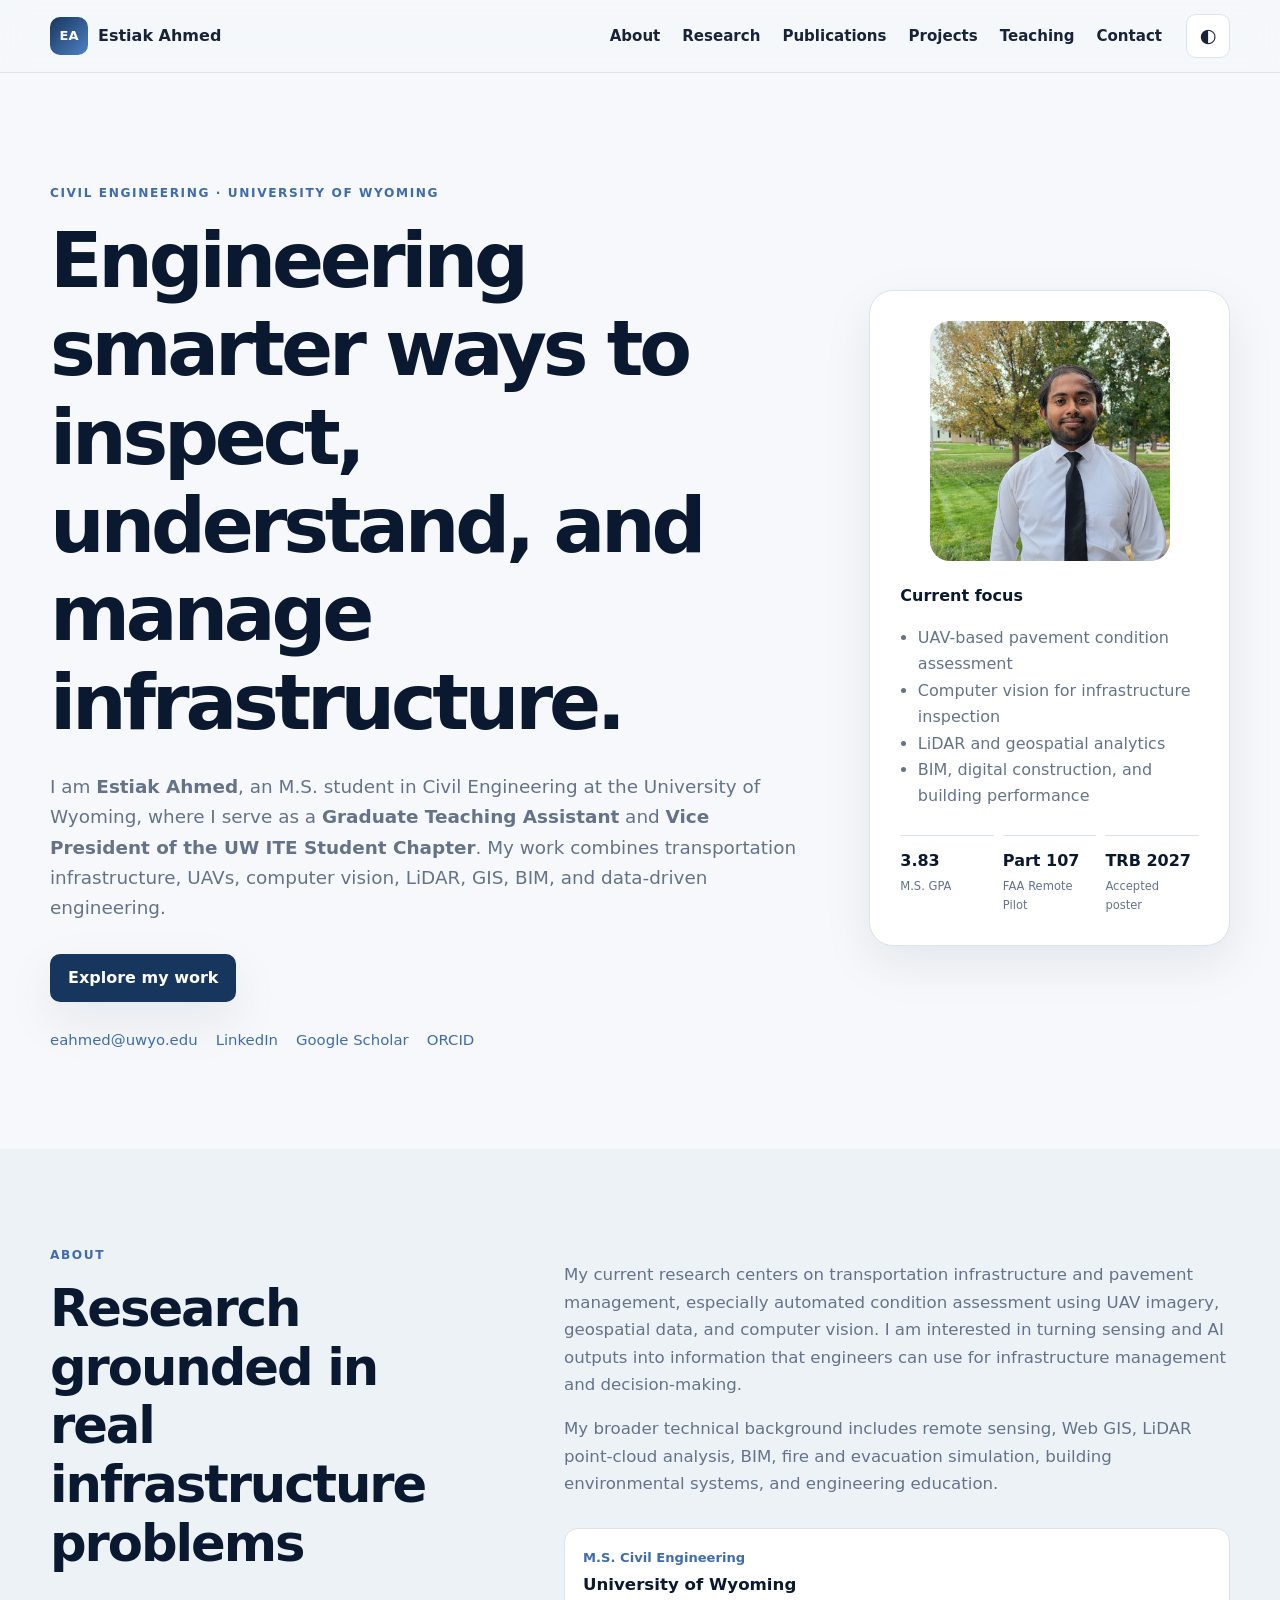
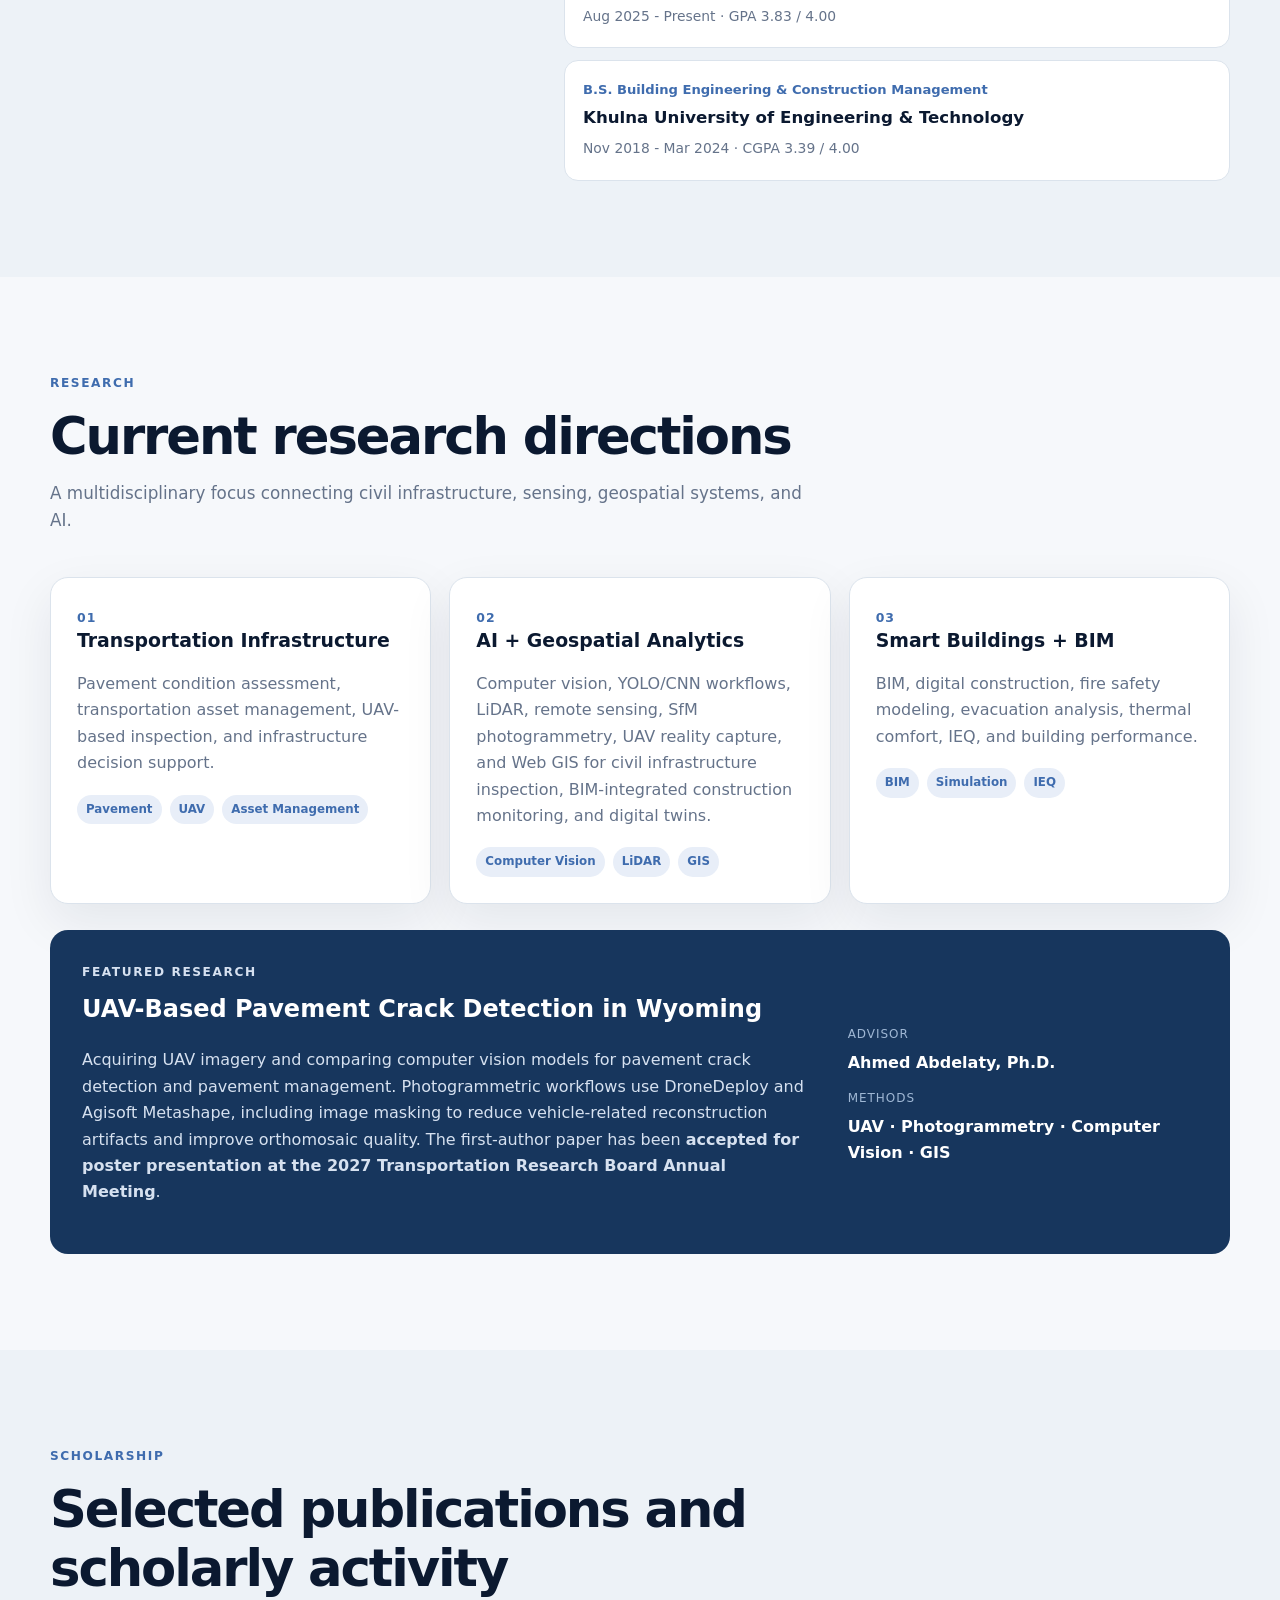
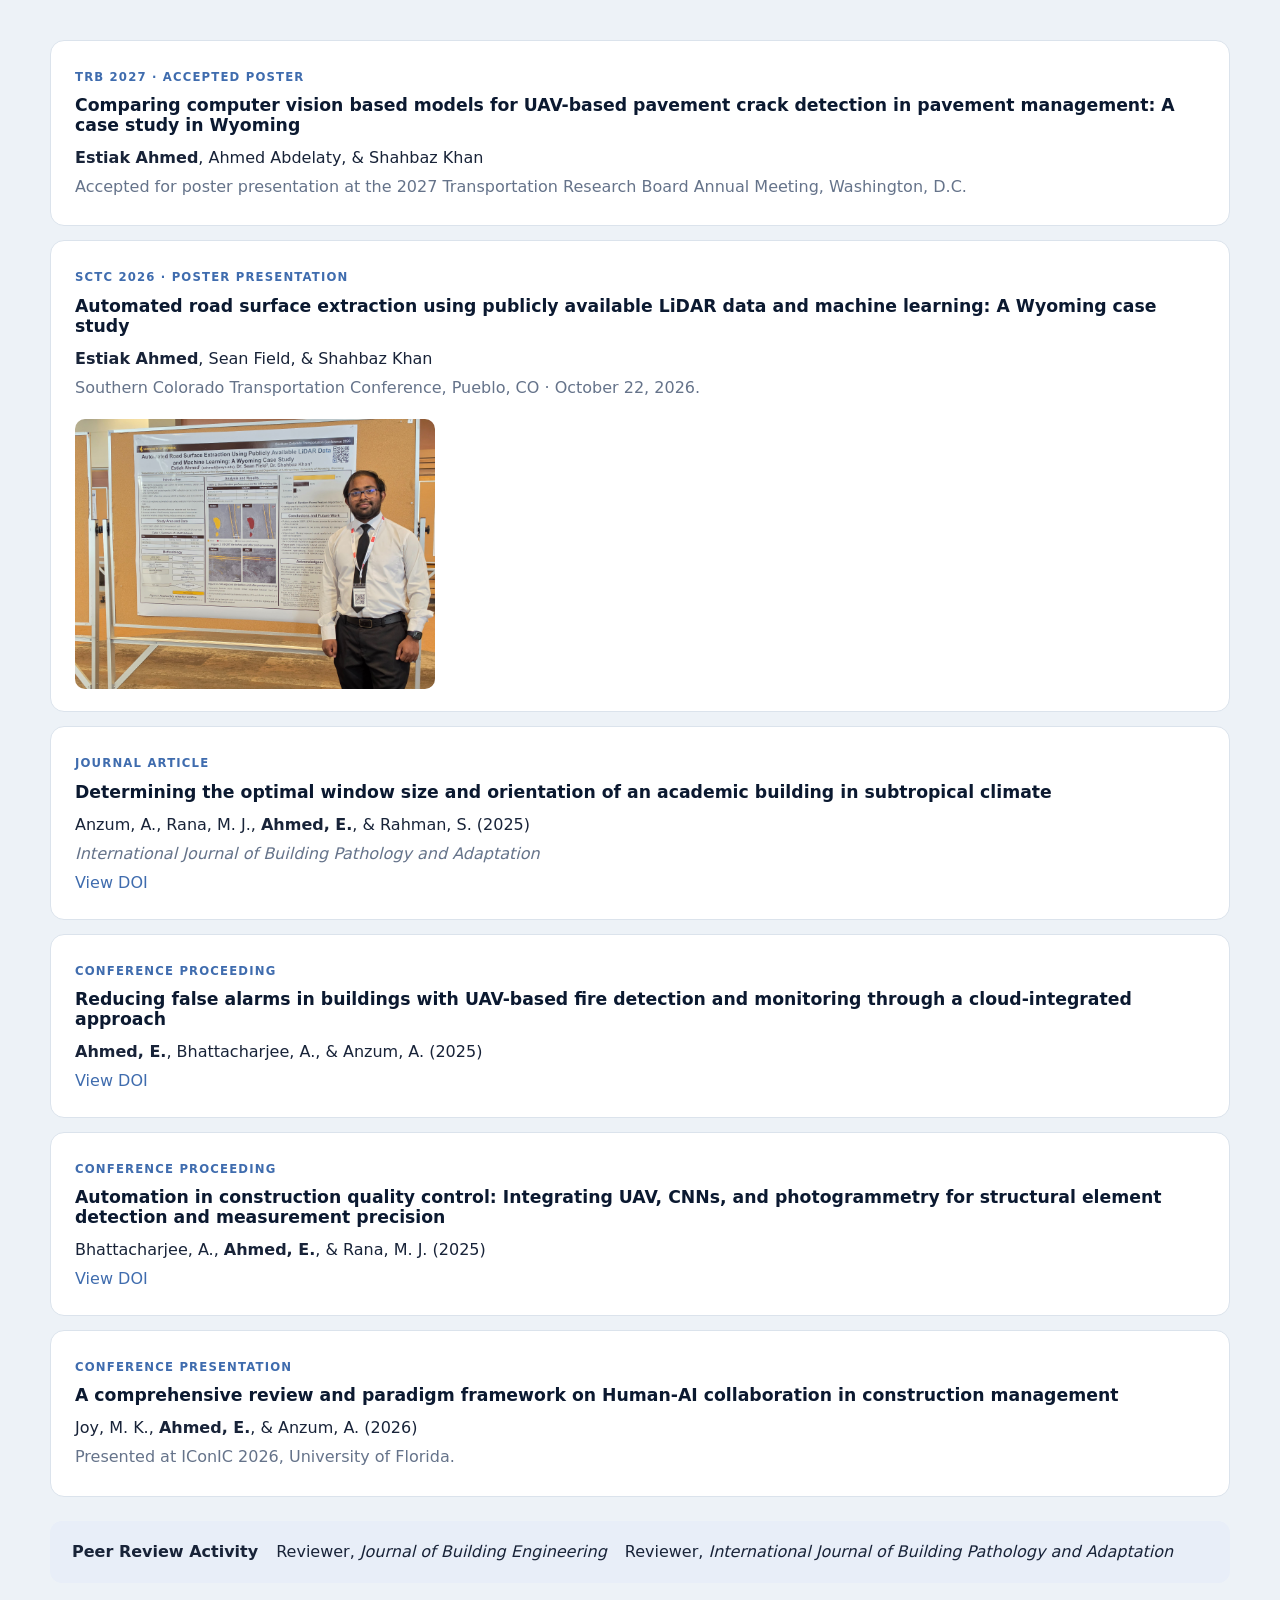
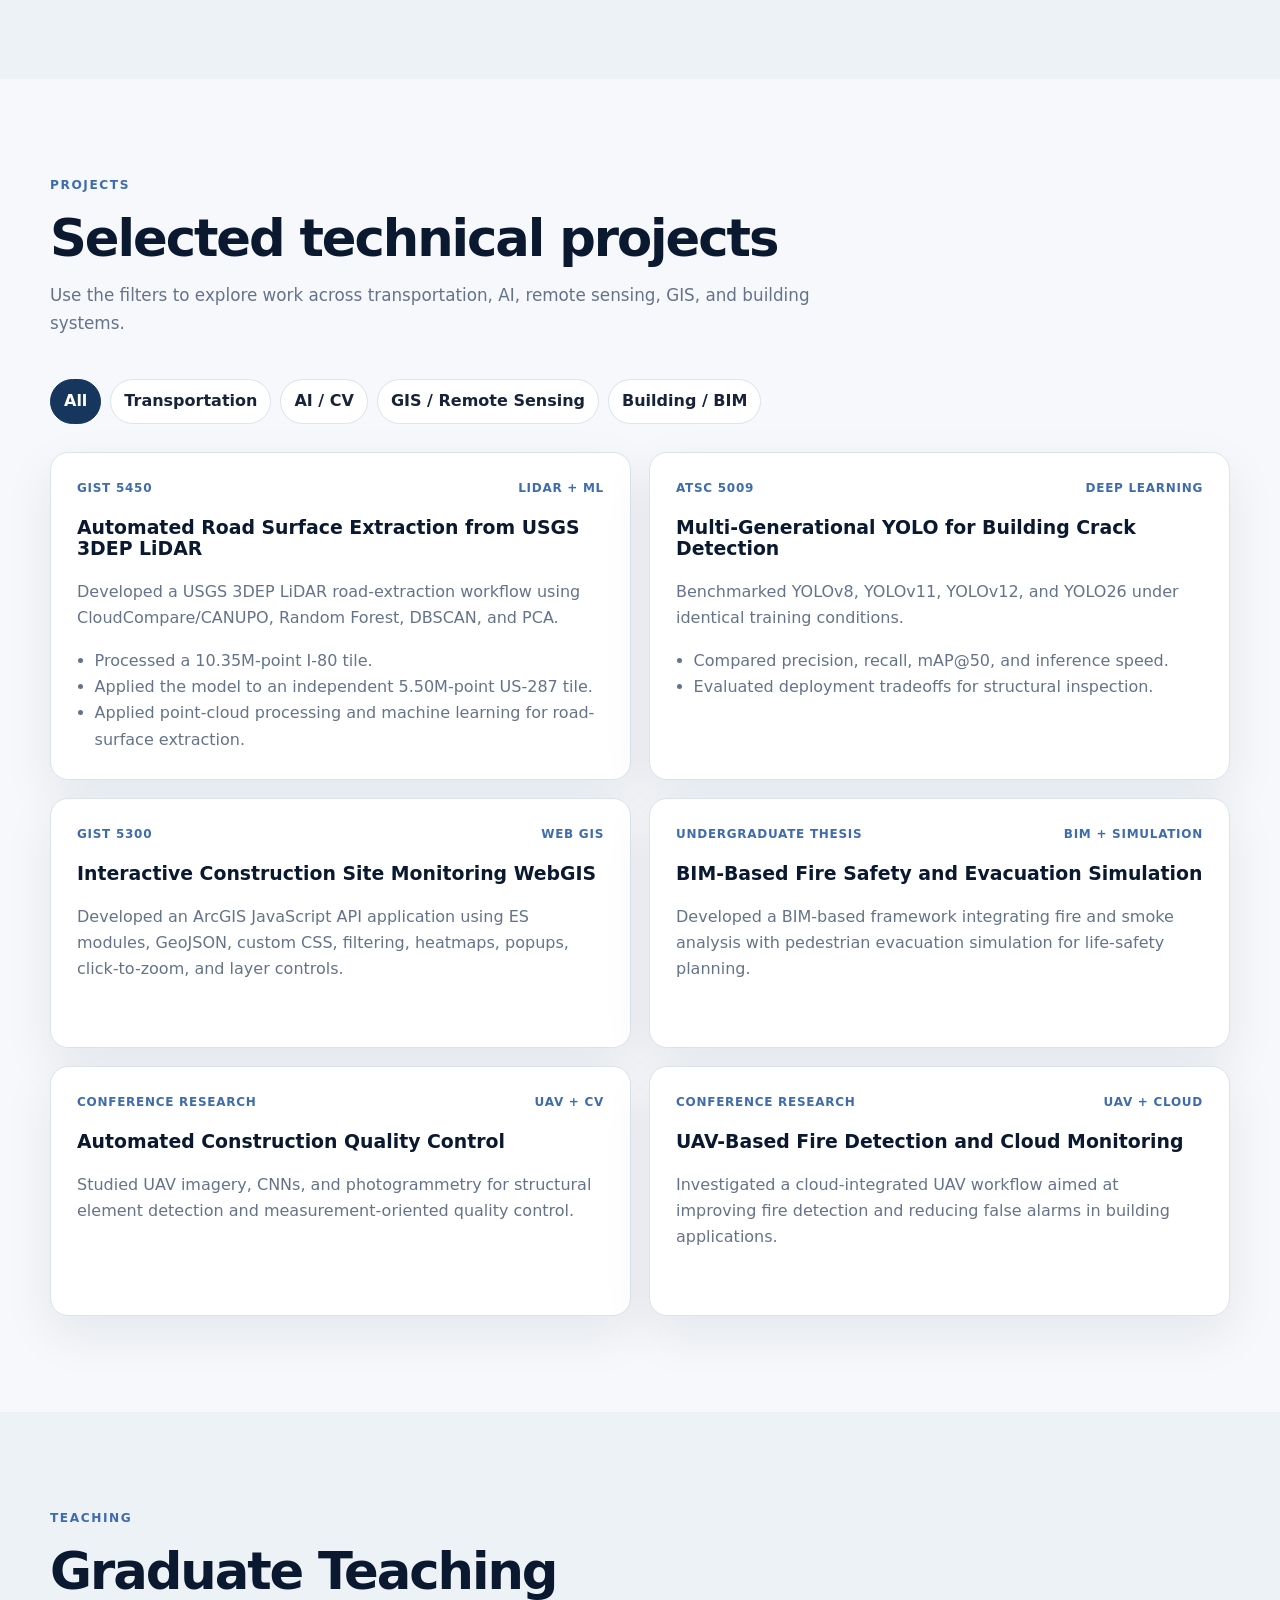
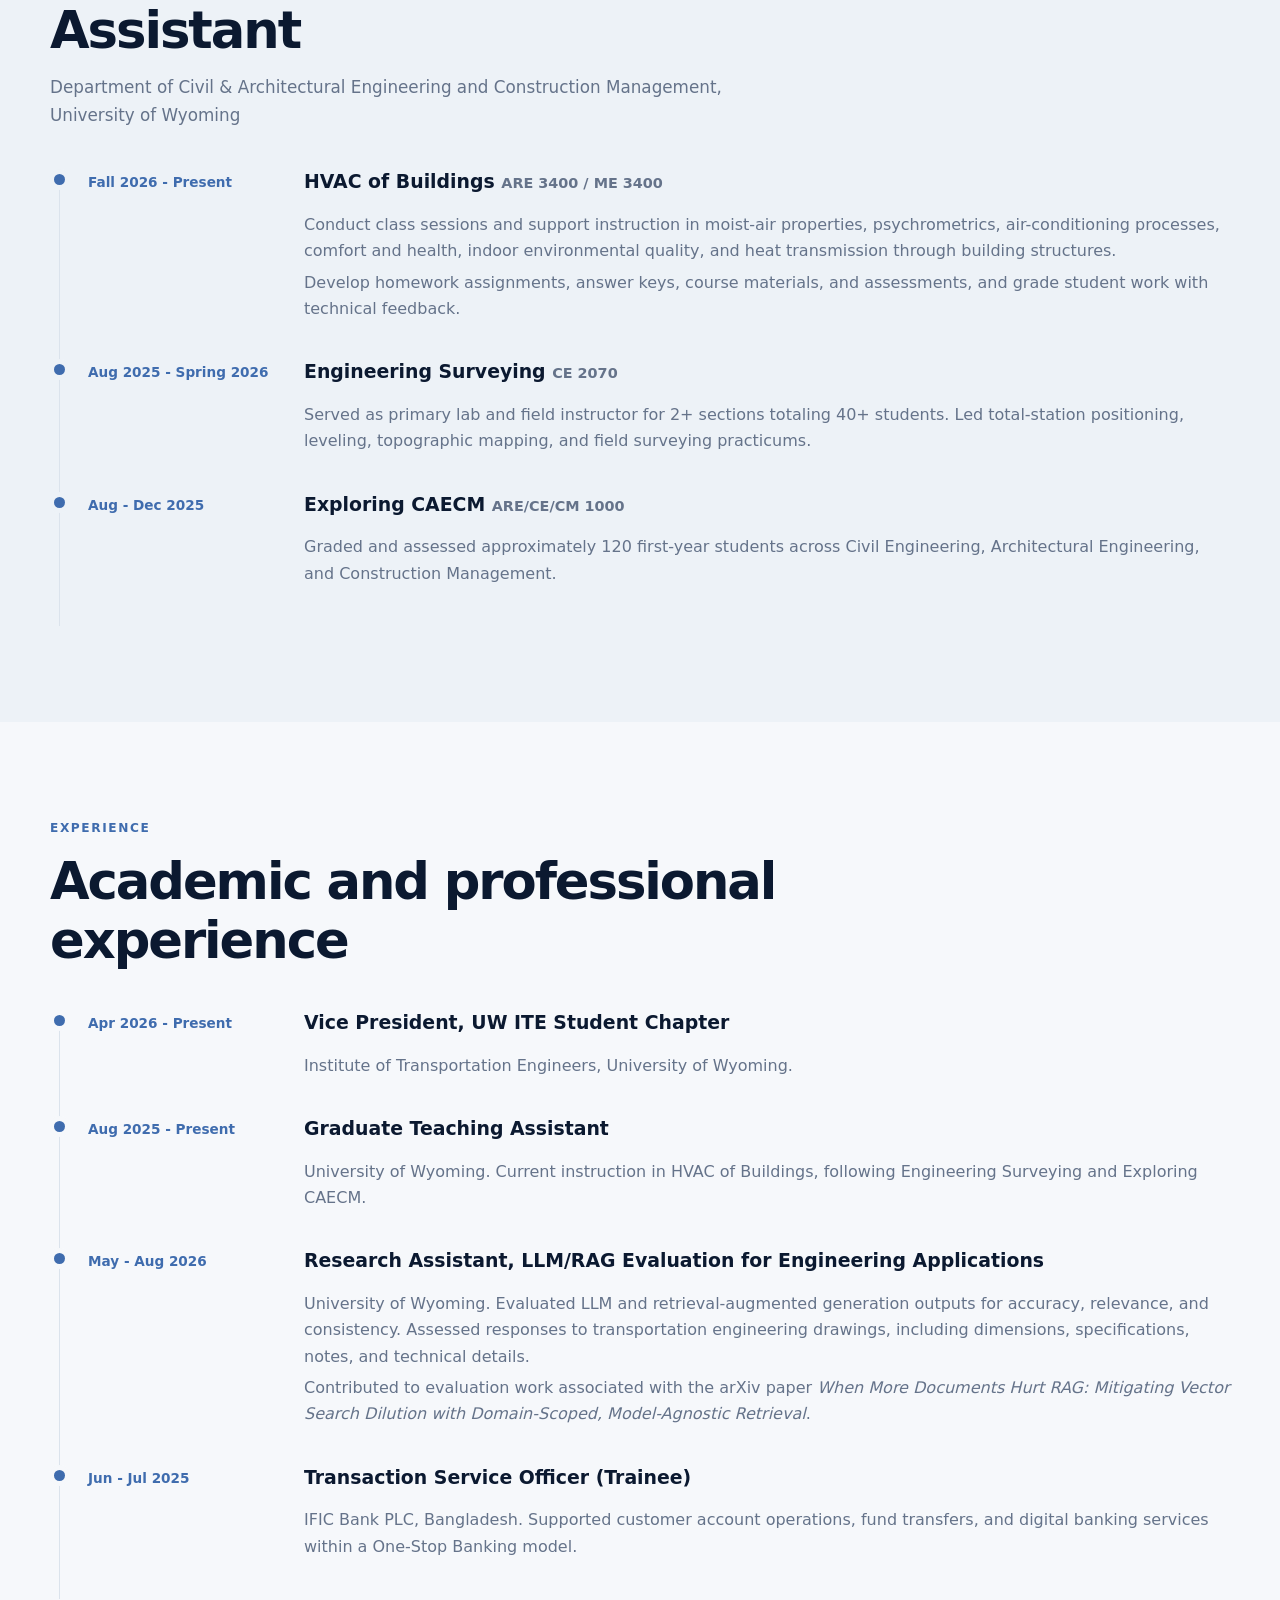
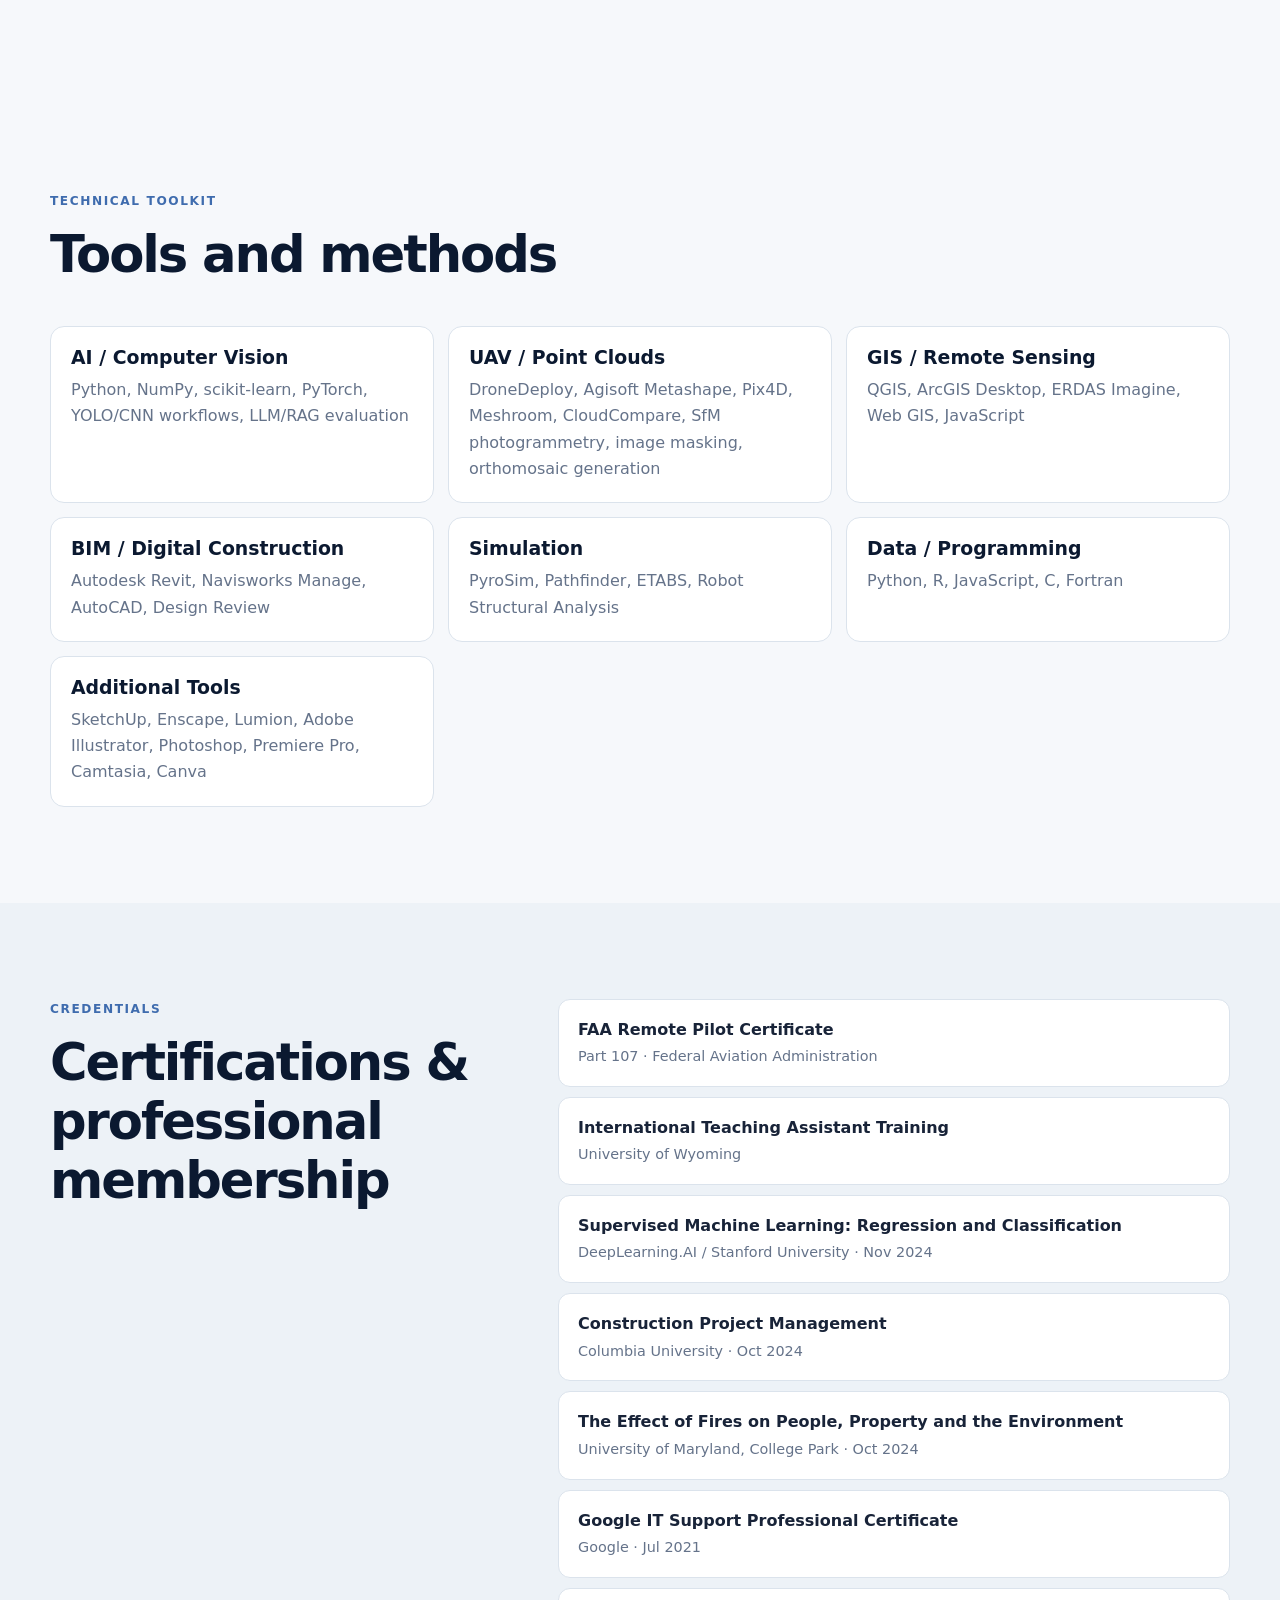
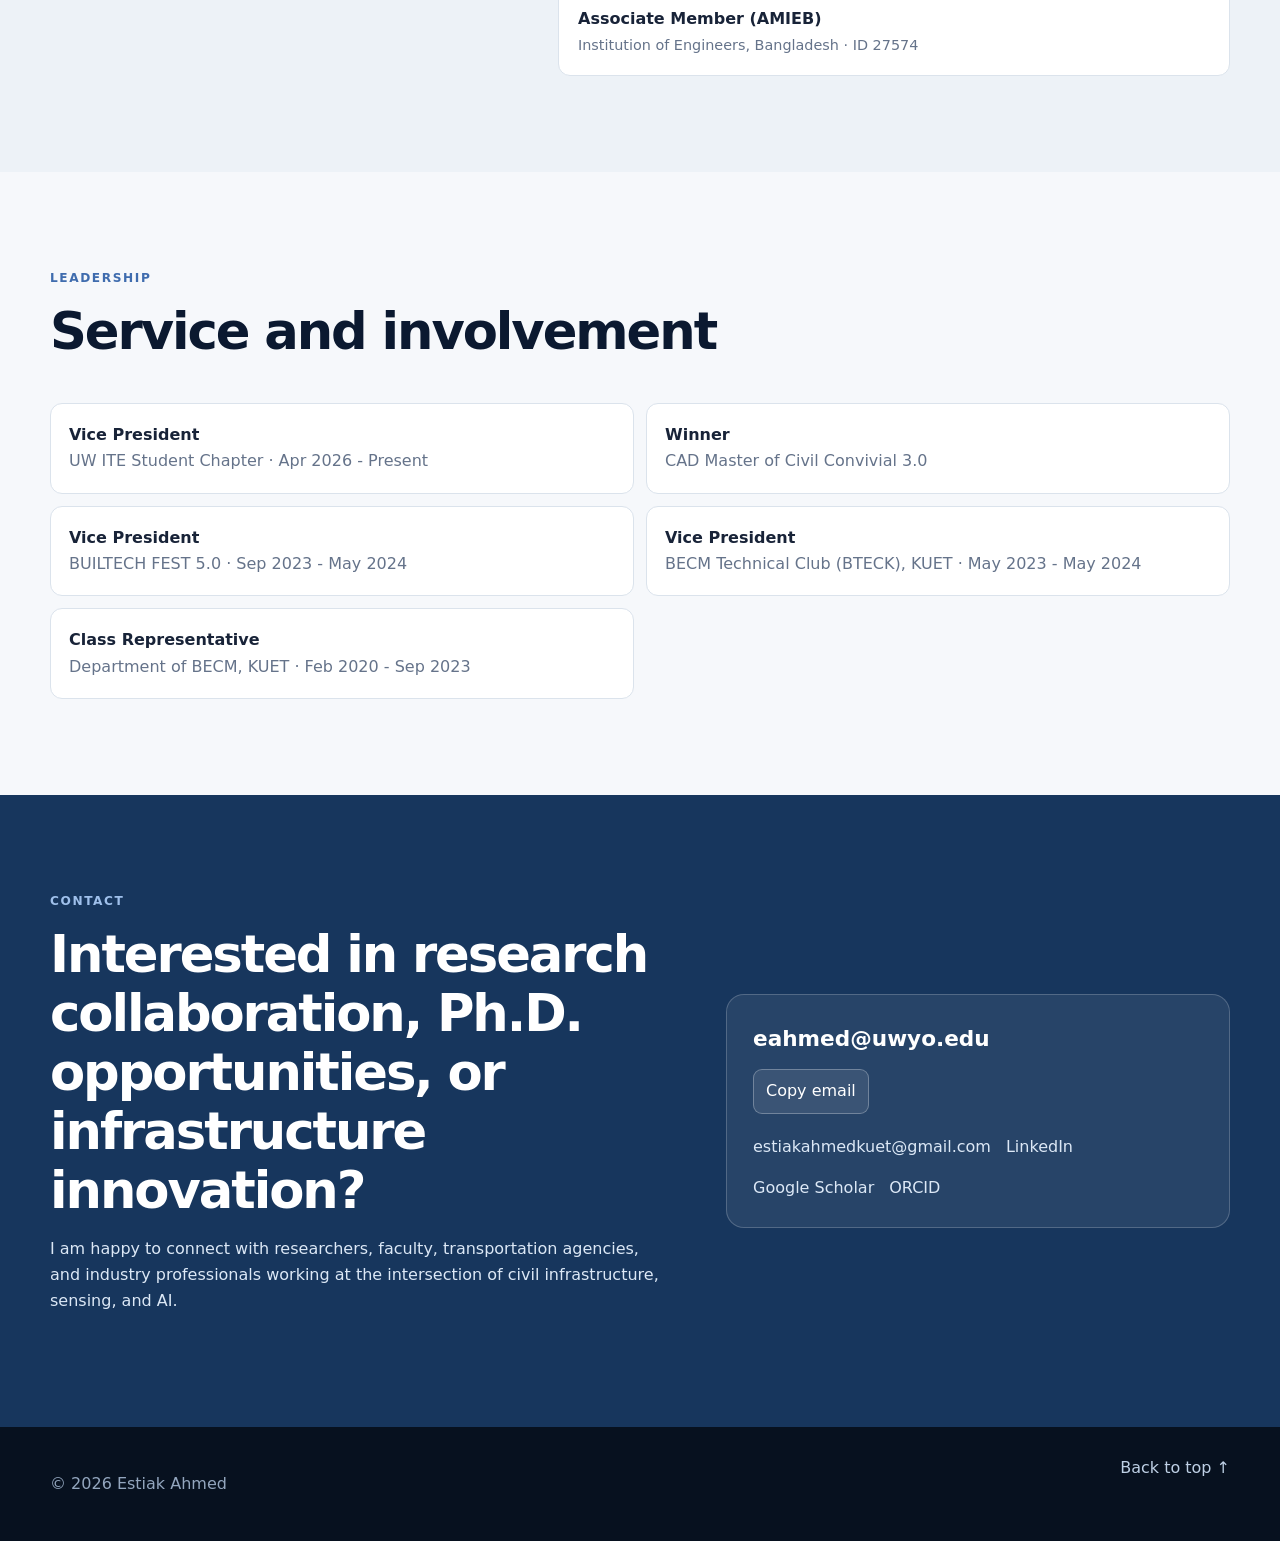
<file: index.html>
<!DOCTYPE html>
<html lang="en">
<head>
  <meta charset="UTF-8" />
  <meta name="viewport" content="width=device-width, initial-scale=1.0" />
  <meta name="description" content="Estiak Ahmed | Civil Engineering researcher working in transportation infrastructure, UAV inspection, computer vision, GIS, LiDAR, BIM, and building performance." />
  <meta name="keywords" content="Estiak Ahmed, Civil Engineering, University of Wyoming, UAV, Pavement, Computer Vision, LiDAR, GIS, BIM, Transportation, Research" />
  <meta name="author" content="Estiak Ahmed" />
  <meta property="og:title" content="Estiak Ahmed | Civil Engineering Researcher" />
  <meta property="og:description" content="Civil Engineering researcher at the University of Wyoming working on intelligent infrastructure inspection, UAVs, computer vision, GIS, LiDAR, and BIM." />
  <meta property="og:type" content="website" />
  <meta name="theme-color" content="#0b1930" />
  <title>Estiak Ahmed | Civil Engineering Researcher</title>
  <link rel="stylesheet" href="styles.css?v=20261030-3" />
</head>
<body>
<a class="skip-link" href="#main">Skip to content</a>
<header class="site-header" id="top"><div class="container nav-wrap">
  <a class="brand" href="#top"><span class="brand-mark">EA</span><span class="brand-text">Estiak Ahmed</span></a>
  <button class="nav-toggle" aria-label="Open navigation" aria-expanded="false"><span></span><span></span><span></span></button>
  <nav class="nav" aria-label="Primary navigation"><a href="#about">About</a><a href="#research">Research</a><a href="#publications">Publications</a><a href="#projects">Projects</a><a href="#teaching">Teaching</a><a href="#contact">Contact</a></nav>
  <button class="theme-toggle" aria-label="Toggle dark mode" title="Toggle dark mode">◐</button>
</div></header>
<main id="main">
<section class="hero section"><div class="container hero-grid">
<div class="hero-copy reveal"><p class="eyebrow">Civil Engineering · University of Wyoming</p><h1>Engineering smarter ways to inspect, understand, and manage infrastructure.</h1><p class="hero-lead">I am <strong>Estiak Ahmed</strong>, an M.S. student in Civil Engineering at the University of Wyoming, where I serve as a <strong>Graduate Teaching Assistant</strong> and <strong>Vice President of the UW ITE Student Chapter</strong>. My work combines transportation infrastructure, UAVs, computer vision, LiDAR, GIS, BIM, and data-driven engineering.</p><div class="hero-actions"><a class="button primary" href="#research">Explore my work</a></div><div class="hero-links"><a href="mailto:eahmed@uwyo.edu">eahmed@uwyo.edu</a><a href="https://www.linkedin.com/in/estiakahmed" target="_blank" rel="noopener">LinkedIn</a><a href="https://scholar.google.com/citations?hl=en&user=fXemIz8AAAAJ" target="_blank" rel="noopener">Google Scholar</a><a href="https://orcid.org/0009-0007-9692-7503" target="_blank" rel="noopener">ORCID</a></div></div>
<aside class="hero-card reveal"><img class="profile-portrait" src="assets/20261022_131311.jpg" alt="Estiak Ahmed, Civil Engineering graduate student at the University of Wyoming" width="240" height="240" /><p class="hero-card-title">Current focus</p><ul class="clean-list"><li>UAV-based pavement condition assessment</li><li>Computer vision for infrastructure inspection</li><li>LiDAR and geospatial analytics</li><li>BIM, digital construction, and building performance</li></ul><div class="quick-stats"><div><strong>3.83</strong><span>M.S. GPA</span></div><div><strong>Part 107</strong><span>FAA Remote Pilot</span></div><div><strong>TRB 2027</strong><span>Accepted poster</span></div></div></aside>
</div></section>
<section class="section subtle" id="about"><div class="container split"><div class="section-heading reveal"><p class="eyebrow">About</p><h2>Research grounded in real infrastructure problems</h2></div><div class="prose reveal"><p>My current research centers on transportation infrastructure and pavement management, especially automated condition assessment using UAV imagery, geospatial data, and computer vision. I am interested in turning sensing and AI outputs into information that engineers can use for infrastructure management and decision-making.</p><p>My broader technical background includes remote sensing, Web GIS, LiDAR point-cloud analysis, BIM, fire and evacuation simulation, building environmental systems, and engineering education.</p><div class="education-card"><div><span class="label">M.S. Civil Engineering</span><strong>University of Wyoming</strong><small>Aug 2025 - Present · GPA 3.83 / 4.00</small></div><div><span class="label">B.S. Building Engineering & Construction Management</span><strong>Khulna University of Engineering & Technology</strong><small>Nov 2018 - Mar 2024 · CGPA 3.39 / 4.00</small></div></div></div></div></section>
<section class="section" id="research"><div class="container"><div class="section-heading reveal"><p class="eyebrow">Research</p><h2>Current research directions</h2><p class="section-intro">A multidisciplinary focus connecting civil infrastructure, sensing, geospatial systems, and AI.</p></div><div class="card-grid three"><article class="info-card reveal"><span class="card-number">01</span><h3>Transportation Infrastructure</h3><p>Pavement condition assessment, transportation asset management, UAV-based inspection, and infrastructure decision support.</p><div class="tags"><span>Pavement</span><span>UAV</span><span>Asset Management</span></div></article><article class="info-card reveal"><span class="card-number">02</span><h3>AI + Geospatial Analytics</h3><p>Computer vision, YOLO/CNN workflows, LiDAR, remote sensing, SfM photogrammetry, UAV reality capture, and Web GIS for civil infrastructure inspection, BIM-integrated construction monitoring, and digital twins.</p><div class="tags"><span>Computer Vision</span><span>LiDAR</span><span>GIS</span></div></article><article class="info-card reveal"><span class="card-number">03</span><h3>Smart Buildings + BIM</h3><p>BIM, digital construction, fire safety modeling, evacuation analysis, thermal comfort, IEQ, and building performance.</p><div class="tags"><span>BIM</span><span>Simulation</span><span>IEQ</span></div></article></div><div class="featured-research reveal"><div><p class="eyebrow">Featured research</p><h3>UAV-Based Pavement Crack Detection in Wyoming</h3><p>Acquiring UAV imagery and comparing computer vision models for pavement crack detection and pavement management. Photogrammetric workflows use DroneDeploy and Agisoft Metashape, including image masking to reduce vehicle-related reconstruction artifacts and improve orthomosaic quality. The first-author paper has been <strong>accepted for poster presentation at the 2027 Transportation Research Board Annual Meeting</strong>.</p></div><div class="feature-meta"><span>Advisor</span><strong>Ahmed Abdelaty, Ph.D.</strong><span>Methods</span><strong>UAV · Photogrammetry · Computer Vision · GIS</strong></div></div></div></section>
<section class="section subtle" id="publications"><div class="container"><div class="section-heading reveal"><p class="eyebrow">Scholarship</p><h2>Selected publications and scholarly activity</h2></div><div class="publication-list">
<article class="publication reveal"><span class="pub-type">TRB 2027 · Accepted Poster</span><h3>Comparing computer vision based models for UAV-based pavement crack detection in pavement management: A case study in Wyoming</h3><p><strong>Estiak Ahmed</strong>, Ahmed Abdelaty, &amp; Shahbaz Khan</p><p class="muted">Accepted for poster presentation at the 2027 Transportation Research Board Annual Meeting, Washington, D.C.</p></article>
<article class="publication reveal"><span class="pub-type">SCTC 2026 · Poster Presentation</span><h3>Automated road surface extraction using publicly available LiDAR data and machine learning: A Wyoming case study</h3><p><strong>Estiak Ahmed</strong>, Sean Field, &amp; Shahbaz Khan</p><p class="muted">Southern Colorado Transportation Conference, Pueblo, CO · October 22, 2026.</p><img class="conference-photo" src="assets/20261022_125846.jpg" alt="Estiak Ahmed presenting his road surface extraction research poster at the Southern Colorado Transportation Conference 2026" width="2048" height="1536" loading="lazy" /></article>
<article class="publication reveal"><span class="pub-type">Journal Article</span><h3>Determining the optimal window size and orientation of an academic building in subtropical climate</h3><p>Anzum, A., Rana, M. J., <strong>Ahmed, E.</strong>, & Rahman, S. (2025)</p><p class="muted"><em>International Journal of Building Pathology and Adaptation</em></p><a href="https://doi.org/10.1108/IJBPA-11-2024-0232" target="_blank" rel="noopener">View DOI</a></article>
<article class="publication reveal"><span class="pub-type">Conference Proceeding</span><h3>Reducing false alarms in buildings with UAV-based fire detection and monitoring through a cloud-integrated approach</h3><p><strong>Ahmed, E.</strong>, Bhattacharjee, A., & Anzum, A. (2025)</p><a href="https://doi.org/10.2991/978-94-6463-884-4_15" target="_blank" rel="noopener">View DOI</a></article>
<article class="publication reveal"><span class="pub-type">Conference Proceeding</span><h3>Automation in construction quality control: Integrating UAV, CNNs, and photogrammetry for structural element detection and measurement precision</h3><p>Bhattacharjee, A., <strong>Ahmed, E.</strong>, & Rana, M. J. (2025)</p><a href="https://doi.org/10.2991/978-94-6463-884-4_22" target="_blank" rel="noopener">View DOI</a></article>
<article class="publication reveal"><span class="pub-type">Conference Presentation</span><h3>A comprehensive review and paradigm framework on Human-AI collaboration in construction management</h3><p>Joy, M. K., <strong>Ahmed, E.</strong>, & Anzum, A. (2026)</p><p class="muted">Presented at IConIC 2026, University of Florida.</p></article></div><div class="review-note reveal"><strong>Peer Review Activity</strong><span>Reviewer, <em>Journal of Building Engineering</em></span><span>Reviewer, <em>International Journal of Building Pathology and Adaptation</em></span></div></div></section>
<section class="section" id="projects"><div class="container"><div class="section-heading reveal"><p class="eyebrow">Projects</p><h2>Selected technical projects</h2><p class="section-intro">Use the filters to explore work across transportation, AI, remote sensing, GIS, and building systems.</p></div><div class="filter-row reveal"><button class="filter active" data-filter="all">All</button><button class="filter" data-filter="transportation">Transportation</button><button class="filter" data-filter="ai">AI / CV</button><button class="filter" data-filter="gis">GIS / Remote Sensing</button><button class="filter" data-filter="building">Building / BIM</button></div><div class="project-grid">
<article class="project-card reveal" data-category="transportation gis ai"><div class="project-topline"><span>GIST 5450</span><span>LiDAR + ML</span></div><h3>Automated Road Surface Extraction from USGS 3DEP LiDAR</h3><p>Developed a USGS 3DEP LiDAR road-extraction workflow using CloudCompare/CANUPO, Random Forest, DBSCAN, and PCA.</p><ul><li>Processed a 10.35M-point I-80 tile.</li><li>Applied the model to an independent 5.50M-point US-287 tile.</li><li>Applied point-cloud processing and machine learning for road-surface extraction.</li></ul></article>
<article class="project-card reveal" data-category="ai building"><div class="project-topline"><span>ATSC 5009</span><span>Deep Learning</span></div><h3>Multi-Generational YOLO for Building Crack Detection</h3><p>Benchmarked YOLOv8, YOLOv11, YOLOv12, and YOLO26 under identical training conditions.</p><ul><li>Compared precision, recall, mAP@50, and inference speed.</li><li>Evaluated deployment tradeoffs for structural inspection.</li></ul></article>
<article class="project-card reveal" data-category="gis"><div class="project-topline"><span>GIST 5300</span><span>Web GIS</span></div><h3>Interactive Construction Site Monitoring WebGIS</h3><p>Developed an ArcGIS JavaScript API application using ES modules, GeoJSON, custom CSS, filtering, heatmaps, popups, click-to-zoom, and layer controls.</p></article>
<article class="project-card reveal" data-category="building"><div class="project-topline"><span>Undergraduate Thesis</span><span>BIM + Simulation</span></div><h3>BIM-Based Fire Safety and Evacuation Simulation</h3><p>Developed a BIM-based framework integrating fire and smoke analysis with pedestrian evacuation simulation for life-safety planning.</p></article>
<article class="project-card reveal" data-category="ai building"><div class="project-topline"><span>Conference Research</span><span>UAV + CV</span></div><h3>Automated Construction Quality Control</h3><p>Studied UAV imagery, CNNs, and photogrammetry for structural element detection and measurement-oriented quality control.</p></article>
<article class="project-card reveal" data-category="ai building"><div class="project-topline"><span>Conference Research</span><span>UAV + Cloud</span></div><h3>UAV-Based Fire Detection and Cloud Monitoring</h3><p>Investigated a cloud-integrated UAV workflow aimed at improving fire detection and reducing false alarms in building applications.</p></article>
</div></div></section>
<section class="section subtle" id="teaching"><div class="container"><div class="section-heading reveal"><p class="eyebrow">Teaching</p><h2>Graduate Teaching Assistant</h2><p class="section-intro">Department of Civil & Architectural Engineering and Construction Management, University of Wyoming</p></div><div class="timeline"><article class="timeline-item reveal"><div class="timeline-date">Fall 2026 - Present</div><div><h3>HVAC of Buildings <span>ARE 3400 / ME 3400</span></h3><p>Conduct class sessions and support instruction in moist-air properties, psychrometrics, air-conditioning processes, comfort and health, indoor environmental quality, and heat transmission through building structures.</p><p>Develop homework assignments, answer keys, course materials, and assessments, and grade student work with technical feedback.</p></div></article><article class="timeline-item reveal"><div class="timeline-date">Aug 2025 - Spring 2026</div><div><h3>Engineering Surveying <span>CE 2070</span></h3><p>Served as primary lab and field instructor for 2+ sections totaling 40+ students. Led total-station positioning, leveling, topographic mapping, and field surveying practicums.</p></div></article><article class="timeline-item reveal"><div class="timeline-date">Aug - Dec 2025</div><div><h3>Exploring CAECM <span>ARE/CE/CM 1000</span></h3><p>Graded and assessed approximately 120 first-year students across Civil Engineering, Architectural Engineering, and Construction Management.</p></div></article></div></div></section>
<section class="section" id="experience"><div class="container"><div class="section-heading reveal"><p class="eyebrow">Experience</p><h2>Academic and professional experience</h2></div><div class="timeline"><article class="timeline-item reveal"><div class="timeline-date">Apr 2026 - Present</div><div><h3>Vice President, UW ITE Student Chapter</h3><p>Institute of Transportation Engineers, University of Wyoming.</p></div></article><article class="timeline-item reveal"><div class="timeline-date">Aug 2025 - Present</div><div><h3>Graduate Teaching Assistant</h3><p>University of Wyoming. Current instruction in HVAC of Buildings, following Engineering Surveying and Exploring CAECM.</p></div></article><article class="timeline-item reveal"><div class="timeline-date">May - Aug 2026</div><div><h3>Research Assistant, LLM/RAG Evaluation for Engineering Applications</h3><p>University of Wyoming. Evaluated LLM and retrieval-augmented generation outputs for accuracy, relevance, and consistency. Assessed responses to transportation engineering drawings, including dimensions, specifications, notes, and technical details.</p><p>Contributed to evaluation work associated with the arXiv paper <em>When More Documents Hurt RAG: Mitigating Vector Search Dilution with Domain-Scoped, Model-Agnostic Retrieval</em>.</p></div></article><article class="timeline-item reveal"><div class="timeline-date">Jun - Jul 2025</div><div><h3>Transaction Service Officer (Trainee)</h3><p>IFIC Bank PLC, Bangladesh. Supported customer account operations, fund transfers, and digital banking services within a One-Stop Banking model.</p></div></article></div></div></section>
<section class="section" id="skills"><div class="container"><div class="section-heading reveal"><p class="eyebrow">Technical Toolkit</p><h2>Tools and methods</h2></div><div class="skills-grid"><div class="skill-block reveal"><h3>AI / Computer Vision</h3><p>Python, NumPy, scikit-learn, PyTorch, YOLO/CNN workflows, LLM/RAG evaluation</p></div><div class="skill-block reveal"><h3>UAV / Point Clouds</h3><p>DroneDeploy, Agisoft Metashape, Pix4D, Meshroom, CloudCompare, SfM photogrammetry, image masking, orthomosaic generation</p></div><div class="skill-block reveal"><h3>GIS / Remote Sensing</h3><p>QGIS, ArcGIS Desktop, ERDAS Imagine, Web GIS, JavaScript</p></div><div class="skill-block reveal"><h3>BIM / Digital Construction</h3><p>Autodesk Revit, Navisworks Manage, AutoCAD, Design Review</p></div><div class="skill-block reveal"><h3>Simulation</h3><p>PyroSim, Pathfinder, ETABS, Robot Structural Analysis</p></div><div class="skill-block reveal"><h3>Data / Programming</h3><p>Python, R, JavaScript, C, Fortran</p></div><div class="skill-block reveal"><h3>Additional Tools</h3><p>SketchUp, Enscape, Lumion, Adobe Illustrator, Photoshop, Premiere Pro, Camtasia, Canva</p></div></div></div></section>
<section class="section subtle"><div class="container credentials-grid"><div class="reveal"><p class="eyebrow">Credentials</p><h2>Certifications & professional membership</h2></div><div class="credential-list reveal"><div><strong>FAA Remote Pilot Certificate</strong><span>Part 107 · Federal Aviation Administration</span></div><div><strong>International Teaching Assistant Training</strong><span>University of Wyoming</span></div><div><strong>Supervised Machine Learning: Regression and Classification</strong><span>DeepLearning.AI / Stanford University · Nov 2024</span></div><div><strong>Construction Project Management</strong><span>Columbia University · Oct 2024</span></div><div><strong>The Effect of Fires on People, Property and the Environment</strong><span>University of Maryland, College Park · Oct 2024</span></div><div><strong>Google IT Support Professional Certificate</strong><span>Google · Jul 2021</span></div><div><strong>Associate Member (AMIEB)</strong><span>Institution of Engineers, Bangladesh · ID 27574</span></div></div></div></section>
<section class="section" id="leadership"><div class="container"><div class="section-heading reveal"><p class="eyebrow">Leadership</p><h2>Service and involvement</h2></div><div class="leadership-grid"><div class="leadership-item reveal"><strong>Vice President</strong><span>UW ITE Student Chapter · Apr 2026 - Present</span></div><div class="leadership-item reveal"><strong>Winner</strong><span>CAD Master of Civil Convivial 3.0</span></div><div class="leadership-item reveal"><strong>Vice President</strong><span>BUILTECH FEST 5.0 · Sep 2023 - May 2024</span></div><div class="leadership-item reveal"><strong>Vice President</strong><span>BECM Technical Club (BTECK), KUET · May 2023 - May 2024</span></div><div class="leadership-item reveal"><strong>Class Representative</strong><span>Department of BECM, KUET · Feb 2020 - Sep 2023</span></div></div></div></section>
<section class="section contact-section" id="contact"><div class="container contact-grid"><div class="reveal"><p class="eyebrow">Contact</p><h2>Interested in research collaboration, Ph.D. opportunities, or infrastructure innovation?</h2><p>I am happy to connect with researchers, faculty, transportation agencies, and industry professionals working at the intersection of civil infrastructure, sensing, and AI.</p></div><div class="contact-card reveal"><a class="contact-email" href="mailto:eahmed@uwyo.edu">eahmed@uwyo.edu</a><button class="copy-email" data-email="eahmed@uwyo.edu">Copy email</button><div class="contact-links"><a href="mailto:estiakahmedkuet@gmail.com">estiakahmedkuet@gmail.com</a><a href="https://www.linkedin.com/in/estiakahmed" target="_blank" rel="noopener">LinkedIn</a><a href="https://scholar.google.com/citations?hl=en&user=fXemIz8AAAAJ" target="_blank" rel="noopener">Google Scholar</a><a href="https://orcid.org/0009-0007-9692-7503" target="_blank" rel="noopener">ORCID</a></div></div></div></section>
</main><footer class="site-footer"><div class="container footer-wrap"><p>© <span id="year"></span> Estiak Ahmed</p><a href="#top">Back to top ↑</a></div></footer><script src="script.js"></script></body></html>
</file>
<file: styles.css>
:root{--bg:#f6f8fb;--surface:#fff;--surface2:#edf2f7;--text:#182338;--muted:#65738a;--line:#dbe3ec;--navy:#0b1930;--navy2:#17365d;--accent:#3f6cae;--accentsoft:#e8eef8;--shadow:0 18px 50px rgba(12,31,56,.08);--radius:18px;--max:1180px}
body.dark{--bg:#08111f;--surface:#0d1a2d;--surface2:#12243b;--text:#eef4fb;--muted:#9aabc2;--line:#213653;--navy:#e7eef8;--navy2:#a9c4ea;--accent:#78a7e8;--accentsoft:#142a47;--shadow:0 18px 50px rgba(0,0,0,.24)}
*{box-sizing:border-box}html{scroll-behavior:smooth}body{margin:0;font-family:Inter,ui-sans-serif,system-ui,-apple-system,BlinkMacSystemFont,"Segoe UI",sans-serif;background:var(--bg);color:var(--text);line-height:1.65;transition:.25s}a{color:var(--accent);text-decoration:none}a:hover{text-decoration:underline;text-underline-offset:4px}button{font:inherit}.container{width:min(var(--max),calc(100% - 40px));margin:0 auto}.section{padding:96px 0}.subtle{background:var(--surface2)}
.skip-link{position:fixed;left:16px;top:-60px;z-index:2000;padding:10px 14px;background:var(--navy2);color:#fff;border-radius:8px}.skip-link:focus{top:16px}.site-header{position:sticky;top:0;z-index:1000;background:rgba(246,248,251,.9);backdrop-filter:blur(14px);border-bottom:1px solid var(--line)}body.dark .site-header{background:rgba(8,17,31,.9)}.nav-wrap{height:72px;display:flex;align-items:center;gap:24px}.brand{display:flex;align-items:center;gap:10px;color:var(--text);font-weight:800}.brand:hover{text-decoration:none}.brand-mark{display:grid;place-items:center;width:38px;height:38px;border-radius:10px;color:#fff;background:linear-gradient(135deg,#17365d,#4f82c5);font-size:13px}.nav{display:flex;align-items:center;gap:22px;margin-left:auto}.nav a{color:var(--text);font-weight:650;font-size:.94rem}.nav-cv{padding:8px 13px;border:1px solid var(--line);border-radius:10px}.theme-toggle,.nav-toggle{border:1px solid var(--line);background:var(--surface);color:var(--text);border-radius:10px;cursor:pointer}.theme-toggle{width:40px;height:40px;font-size:1.2rem}.nav-toggle{display:none;width:42px;height:42px;padding:9px}.nav-toggle span{display:block;height:2px;background:currentColor;margin:5px 0}
.hero{padding-top:110px;min-height:82vh;display:flex;align-items:center}.hero-grid{display:grid;grid-template-columns:1.35fr .65fr;gap:70px;align-items:center}.eyebrow{color:var(--accent);font-size:.76rem;letter-spacing:.13em;text-transform:uppercase;font-weight:850;margin:0 0 14px}h1,h2,h3{color:var(--navy);line-height:1.15;margin-top:0}h1{font-size:clamp(2.7rem,6vw,5.8rem);letter-spacing:-.055em;max-width:970px;margin-bottom:25px}h2{font-size:clamp(2rem,4vw,3.4rem);letter-spacing:-.04em;margin-bottom:14px}h3{font-size:1.18rem}.hero-lead{font-size:1.15rem;color:var(--muted);max-width:760px}.hero-actions{display:flex;gap:12px;flex-wrap:wrap;margin:30px 0 26px}.button{display:inline-flex;align-items:center;justify-content:center;padding:11px 18px;border-radius:10px;font-weight:800}.button:hover{text-decoration:none;transform:translateY(-1px)}.primary{background:var(--navy2);color:#fff;box-shadow:var(--shadow)}.secondary{border:1px solid var(--line);background:var(--surface);color:var(--text)}.hero-links{display:flex;gap:18px;flex-wrap:wrap;font-size:.93rem}.hero-card{background:var(--surface);border:1px solid var(--line);border-radius:24px;padding:30px;box-shadow:var(--shadow)}.avatar{width:82px;height:82px;display:grid;place-items:center;border-radius:20px;color:#fff;background:linear-gradient(135deg,#17365d,#5d8ed0);font-size:1.7rem;font-weight:900;margin-bottom:22px}.hero-card-title{font-weight:850;color:var(--navy)}.clean-list{padding-left:1.1rem;color:var(--muted)}.quick-stats{display:grid;grid-template-columns:repeat(3,1fr);gap:9px;margin-top:25px}.quick-stats div{border-top:1px solid var(--line);padding-top:12px}.quick-stats strong{display:block;color:var(--navy);font-size:1rem}.quick-stats span{display:block;color:var(--muted);font-size:.72rem;margin-top:3px}
.split{display:grid;grid-template-columns:.8fr 1.2fr;gap:70px}.section-heading{max-width:760px;margin-bottom:42px}.section-intro{color:var(--muted);font-size:1.05rem;margin:0}.prose{color:var(--muted);font-size:1.04rem}.education-card{margin-top:30px;display:grid;gap:12px}.education-card>div{background:var(--surface);border:1px solid var(--line);border-radius:14px;padding:18px}.education-card .label{color:var(--accent);font-weight:800;font-size:.82rem;display:block}.education-card strong{color:var(--navy);display:block;margin:3px 0}.education-card small{color:var(--muted)}.card-grid{display:grid;gap:18px}.card-grid.three{grid-template-columns:repeat(3,1fr)}.info-card,.project-card{background:var(--surface);border:1px solid var(--line);border-radius:var(--radius);padding:26px;box-shadow:var(--shadow)}.card-number{color:var(--accent);font-weight:900;font-size:.78rem;letter-spacing:.08em}.info-card p,.project-card p,.project-card li{color:var(--muted)}.tags{display:flex;gap:8px;flex-wrap:wrap;margin-top:18px}.tags span{font-size:.74rem;font-weight:750;background:var(--accentsoft);color:var(--accent);padding:5px 9px;border-radius:999px}.featured-research{margin-top:26px;display:grid;grid-template-columns:1.35fr .65fr;gap:38px;padding:32px;border-radius:var(--radius);background:#17365d;color:#eaf1fb}.featured-research h3{color:#fff;font-size:1.5rem}.featured-research p{color:#d6e1f0}.feature-meta{display:grid;align-content:center;gap:5px}.feature-meta span{color:#9fb7d4;font-size:.75rem;text-transform:uppercase;letter-spacing:.08em;margin-top:8px}.feature-meta strong{color:#fff}
.publication-list{display:grid;gap:14px}.publication{background:var(--surface);border:1px solid var(--line);border-radius:14px;padding:22px 24px;transition:.2s}.publication:hover{transform:translateY(-2px);border-color:var(--accent)}.publication h3{margin:7px 0 9px;font-size:1.08rem}.publication p{margin:3px 0}.pub-type{color:var(--accent);font-size:.73rem;text-transform:uppercase;letter-spacing:.1em;font-weight:850}.muted{color:var(--muted)}.review-note{margin-top:24px;padding:18px 22px;background:var(--accentsoft);border-radius:12px;display:flex;gap:18px;flex-wrap:wrap;align-items:center}.filter-row{display:flex;gap:9px;flex-wrap:wrap;margin-bottom:28px}.filter{border:1px solid var(--line);background:var(--surface);color:var(--text);padding:8px 13px;border-radius:999px;cursor:pointer;font-weight:750}.filter.active{background:var(--navy2);color:#fff;border-color:var(--navy2)}.project-grid{display:grid;grid-template-columns:repeat(2,1fr);gap:18px}.project-card{min-height:250px}.project-card.hidden{display:none}.project-topline{display:flex;justify-content:space-between;gap:15px;color:var(--accent);font-size:.75rem;font-weight:850;text-transform:uppercase;letter-spacing:.06em}.project-card h3{margin-top:18px}.project-card ul{padding-left:1.1rem;margin-bottom:0}
.timeline{border-left:1px solid var(--line);margin-left:9px}.timeline-item{position:relative;display:grid;grid-template-columns:190px 1fr;gap:26px;padding:0 0 34px 28px}.timeline-item:before{content:"";position:absolute;left:-6px;top:3px;width:11px;height:11px;border-radius:50%;background:var(--accent);box-shadow:0 0 0 5px var(--bg)}.subtle .timeline-item:before{box-shadow:0 0 0 5px var(--surface2)}.timeline-date{color:var(--accent);font-weight:800;font-size:.85rem}.timeline-item h3 span{color:var(--muted);font-weight:600;font-size:.9rem}.timeline-item p{color:var(--muted);margin:5px 0}.skills-grid{display:grid;grid-template-columns:repeat(3,1fr);gap:14px}.skill-block{padding:20px;border:1px solid var(--line);background:var(--surface);border-radius:14px}.skill-block h3{margin-bottom:8px}.skill-block p{color:var(--muted);margin:0}.credentials-grid{display:grid;grid-template-columns:.8fr 1.2fr;gap:60px;align-items:start}.credential-list{display:grid;gap:10px}.credential-list div{padding:17px 19px;background:var(--surface);border:1px solid var(--line);border-radius:12px}.credential-list strong,.credential-list span{display:block}.credential-list span{color:var(--muted);font-size:.9rem;margin-top:2px}.leadership-grid{display:grid;grid-template-columns:repeat(2,1fr);gap:12px}.leadership-item{padding:18px;border:1px solid var(--line);border-radius:12px;background:var(--surface)}.leadership-item strong,.leadership-item span{display:block}.leadership-item span{color:var(--muted)}
.contact-section{background:#17365d;color:#dce8f6}.contact-section h2{color:#fff}.contact-section .eyebrow{color:#9fc0eb}.contact-grid{display:grid;grid-template-columns:1.1fr .9fr;gap:60px;align-items:center}.contact-card{padding:26px;border:1px solid rgba(255,255,255,.2);border-radius:18px;background:rgba(255,255,255,.07)}.contact-email{display:block;color:#fff;font-size:1.35rem;font-weight:850;margin-bottom:13px}.copy-email{border:1px solid rgba(255,255,255,.28);background:rgba(255,255,255,.09);color:#fff;border-radius:9px;padding:8px 12px;cursor:pointer;margin-bottom:20px}.contact-links{display:flex;gap:15px;flex-wrap:wrap}.contact-links a{color:#dce8f6}.site-footer{padding:28px 0;background:#07111f;color:#93a6be}.footer-wrap{display:flex;justify-content:space-between;gap:20px}.site-footer a{color:#bed0e5}.reveal{opacity:0;transform:translateY(18px);transition:opacity .55s ease,transform .55s ease}.reveal.visible{opacity:1;transform:translateY(0)}
@media(max-width:1024px){.nav-toggle{display:block;margin-left:auto}.nav{position:absolute;left:20px;right:20px;top:64px;display:none;flex-direction:column;align-items:stretch;gap:3px;background:var(--surface);border:1px solid var(--line);border-radius:14px;padding:12px;box-shadow:var(--shadow)}.nav.open{display:flex}.nav a{padding:10px 8px}.hero-grid,.split,.featured-research,.contact-grid,.credentials-grid{grid-template-columns:1fr}.card-grid.three,.skills-grid{grid-template-columns:repeat(2,1fr)}.hero{min-height:auto}}
@media(max-width:680px){.container{width:min(100% - 28px,var(--max))}.section{padding:72px 0}.brand-text{display:none}.hero{padding-top:74px}h1{font-size:2.75rem}.quick-stats{grid-template-columns:1fr}.card-grid.three,.project-grid,.skills-grid,.leadership-grid{grid-template-columns:1fr}.timeline-item{grid-template-columns:1fr;gap:5px}.hero-card{padding:23px}.featured-research{padding:24px}.footer-wrap{flex-direction:column}}
@media(prefers-reduced-motion:reduce){html{scroll-behavior:auto}.reveal{opacity:1;transform:none;transition:none}}

/* Bounded photography, independent of the original initials avatar. */
.profile-portrait{display:block;width:240px;max-width:100%;height:auto;aspect-ratio:1/1;object-fit:cover;object-position:57% 27%;border-radius:20px;margin:0 auto 22px}
.conference-photo{display:block;width:360px;max-width:100%;height:auto;aspect-ratio:4/3;object-fit:contain;border-radius:10px;margin-top:18px}
/* Allow grid children and long contact text to fit narrow screens. */
.hero-grid>*,.split>*,.featured-research>*,.contact-grid>*,.credentials-grid>*,.card-grid>*,.project-grid>*,.skills-grid>*,.leadership-grid>*,.timeline-item>*{min-width:0}
h1,h2,h3,.contact-email,.contact-links,.hero-links{overflow-wrap:anywhere}
.project-topline{flex-wrap:wrap}
section[id]{scroll-margin-top:88px}
.theme-toggle,.nav-toggle{flex-shrink:0;min-width:44px;min-height:44px}
.filter,.copy-email{min-height:44px}
@media(min-width:1025px) and (max-width:1180px){.hero-grid{grid-template-columns:minmax(0,1.2fr) minmax(280px,.8fr);gap:32px}.nav{gap:16px}.nav-wrap{gap:18px}}
@media(max-width:1024px){.hero-grid,.split,.featured-research,.contact-grid,.credentials-grid{gap:32px}.hero-card{width:100%;max-width:420px;justify-self:center}.section{padding:72px 0}.nav{max-height:calc(100dvh - 88px);overflow-y:auto}.nav a{min-height:44px}}
@media(max-width:680px){h1{font-size:clamp(2rem,8vw,2.75rem)}h2{font-size:clamp(1.7rem,6.5vw,2.2rem)}.hero{padding-top:48px}.section{padding-bottom:56px}.section-heading{margin-bottom:28px}.info-card,.project-card,.publication{padding:20px}.contact-card{padding:20px}.contact-email{font-size:clamp(1rem,4.5vw,1.35rem)}.hero-links,.contact-links{gap:12px}.hero-card{padding:23px}.project-card{min-height:0}.timeline-item{padding-left:22px}.profile-portrait{width:220px}.conference-photo{width:300px}.footer-wrap{gap:12px}}
</file>
